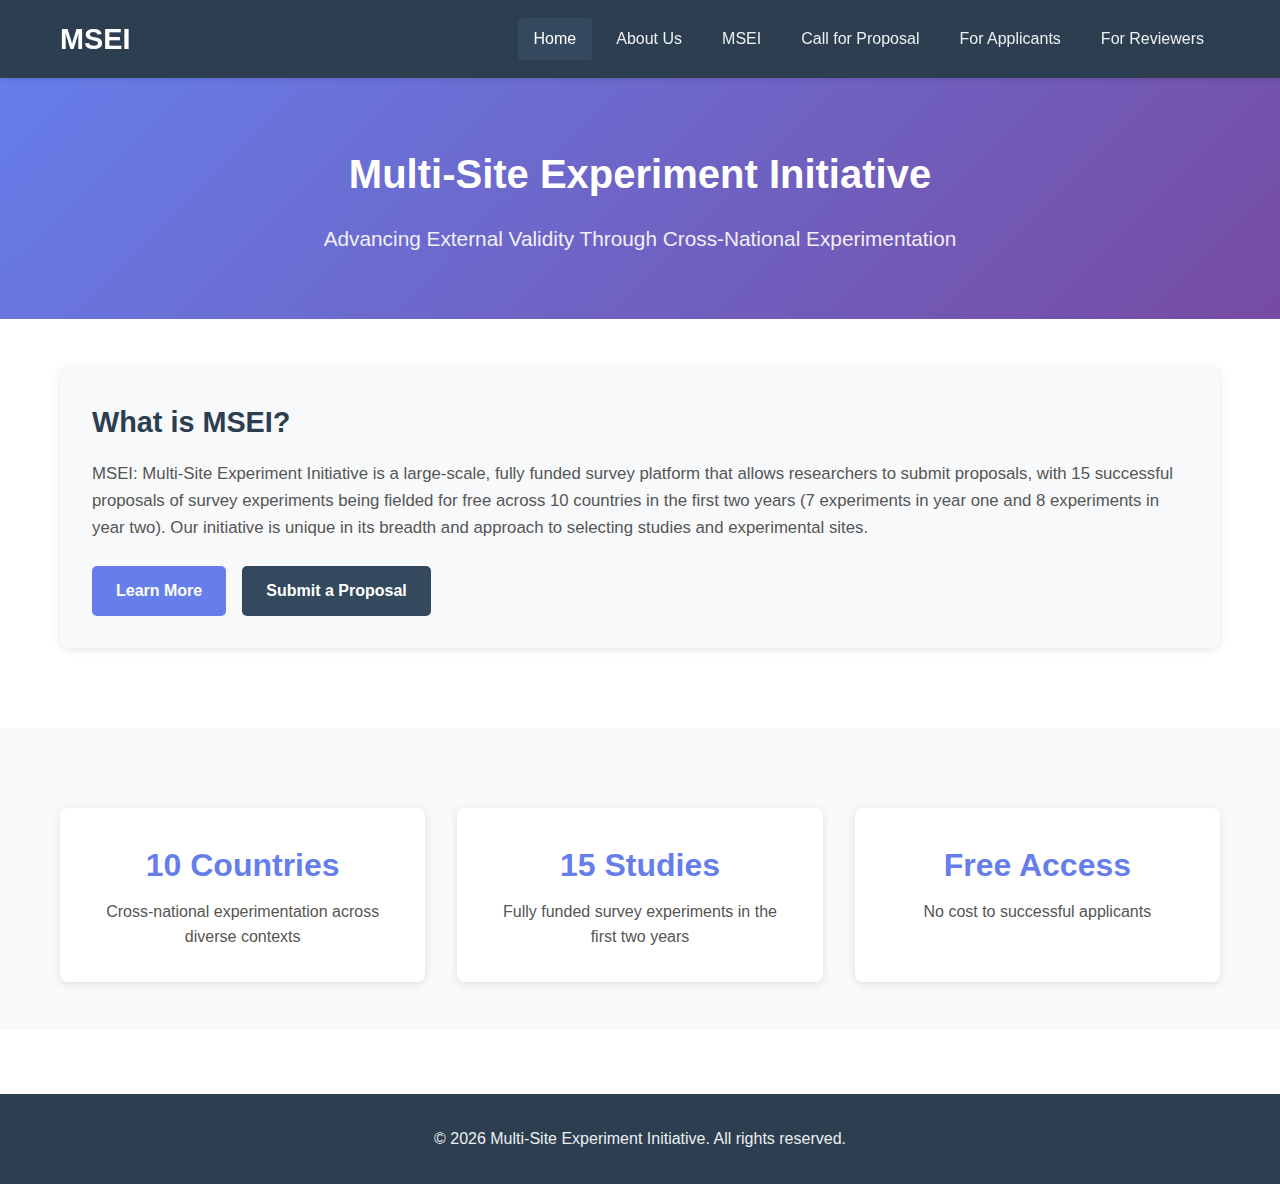
<file: index.html>
<!DOCTYPE html>
<html lang="en">
<head>
    <meta charset="UTF-8">
    <meta name="viewport" content="width=device-width, initial-scale=1.0">
    <title>MSEI - Multi-Site Experiment Initiative</title>
    <link rel="stylesheet" href="css/style.css">
</head>
<body>
    <nav class="navbar">
        <div class="container">
            <div class="nav-brand">
                <h1>MSEI</h1>
            </div>
            <ul class="nav-menu">
                <li><a href="index.html" class="active">Home</a></li>
                <li><a href="about-us.html">About Us</a></li>
                <li><a href="msei.html">MSEI</a></li>
                <li><a href="call-for-proposal.html">Call for Proposal</a></li>
                <li><a href="for-applicants.html">For Applicants</a></li>
                <li><a href="for-reviewers.html">For Reviewers</a></li>
            </ul>
        </div>
    </nav>

    <main>
        <section class="hero">
            <div class="container">
                <h1>Multi-Site Experiment Initiative</h1>
                <p class="subtitle">Advancing External Validity Through Cross-National Experimentation</p>
            </div>
        </section>

        <section class="content-section">
            <div class="container">
                <div class="description-box">
                    <h2>What is MSEI?</h2>
                    <p>MSEI: Multi-Site Experiment Initiative is a large-scale, fully funded survey platform that allows researchers to submit proposals, with 15 successful proposals of survey experiments being fielded for free across 10 countries in the first two years (7 experiments in year one and 8 experiments in year two). Our initiative is unique in its breadth and approach to selecting studies and experimental sites.</p>
                    <div class="cta-buttons">
                        <a href="msei.html" class="btn btn-primary">Learn More</a>
                        <a href="call-for-proposal.html" class="btn btn-secondary">Submit a Proposal</a>
                    </div>
                </div>
            </div>
        </section>

        <section class="highlights">
            <div class="container">
                <div class="highlight-grid">
                    <div class="highlight-item">
                        <h3>10 Countries</h3>
                        <p>Cross-national experimentation across diverse contexts</p>
                    </div>
                    <div class="highlight-item">
                        <h3>15 Studies</h3>
                        <p>Fully funded survey experiments in the first two years</p>
                    </div>
                    <div class="highlight-item">
                        <h3>Free Access</h3>
                        <p>No cost to successful applicants</p>
                    </div>
                </div>
            </div>
        </section>
    </main>

    <footer>
        <div class="container">
            <p>&copy; 2026 Multi-Site Experiment Initiative. All rights reserved.</p>
        </div>
    </footer>
</body>
</html>
</file>
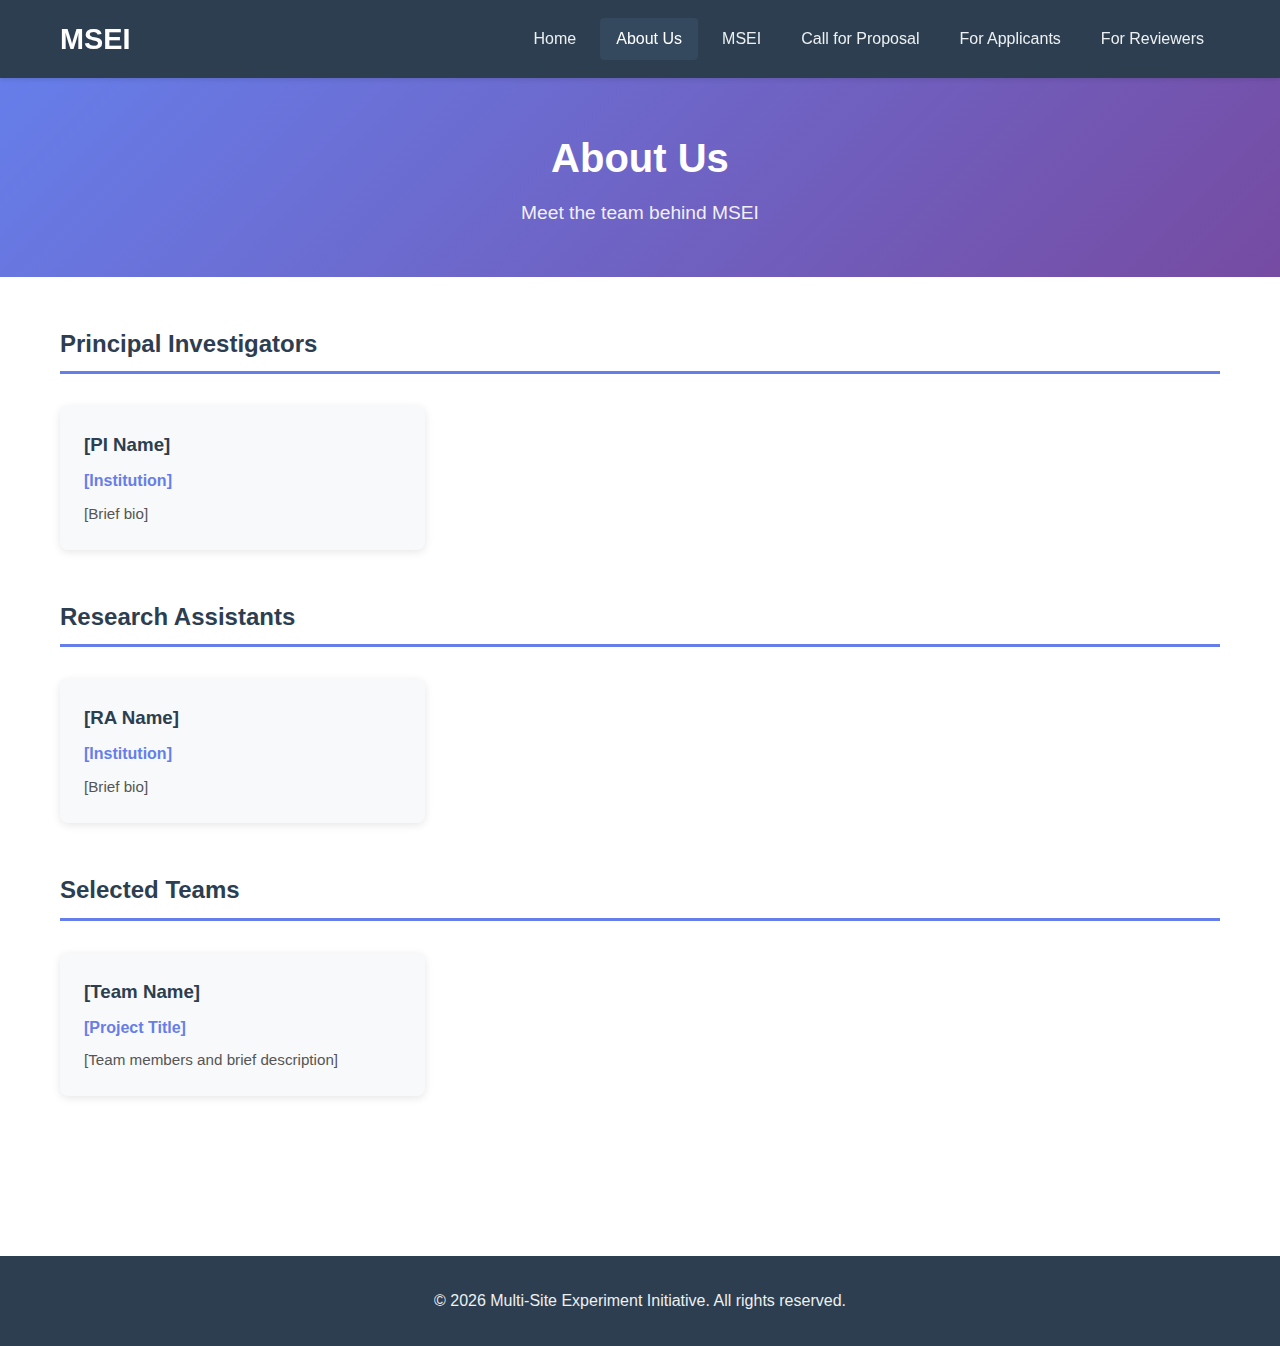
<file: about-us.html>
<!DOCTYPE html>
<html lang="en">
<head>
    <meta charset="UTF-8">
    <meta name="viewport" content="width=device-width, initial-scale=1.0">
    <title>About Us - MSEI</title>
    <link rel="stylesheet" href="css/style.css">
</head>
<body>
    <nav class="navbar">
        <div class="container">
            <div class="nav-brand">
                <h1>MSEI</h1>
            </div>
            <ul class="nav-menu">
                <li><a href="index.html">Home</a></li>
                <li><a href="about-us.html" class="active">About Us</a></li>
                <li><a href="msei.html">MSEI</a></li>
                <li><a href="call-for-proposal.html">Call for Proposal</a></li>
                <li><a href="for-applicants.html">For Applicants</a></li>
                <li><a href="for-reviewers.html">For Reviewers</a></li>
            </ul>
        </div>
    </nav>

    <main>
        <section class="page-header">
            <div class="container">
                <h1>About Us</h1>
                <p>Meet the team behind MSEI</p>
            </div>
        </section>

        <section class="content-section">
            <div class="container">
                <div class="team-section">
                    <h2>Principal Investigators</h2>
                    <div class="team-grid">
                        <!-- Add PI members here -->
                        <div class="team-member">
                            <div class="member-info">
                                <h3>[PI Name]</h3>
                                <p class="member-title">[Institution]</p>
                                <p class="member-bio">[Brief bio]</p>
                            </div>
                        </div>
                        <!-- Add more PI members as needed -->
                    </div>
                </div>

                <div class="team-section">
                    <h2>Research Assistants</h2>
                    <div class="team-grid">
                        <!-- Add RA members here -->
                        <div class="team-member">
                            <div class="member-info">
                                <h3>[RA Name]</h3>
                                <p class="member-title">[Institution]</p>
                                <p class="member-bio">[Brief bio]</p>
                            </div>
                        </div>
                        <!-- Add more RA members as needed -->
                    </div>
                </div>

                <div class="team-section">
                    <h2>Selected Teams</h2>
                    <div class="team-grid">
                        <!-- Add selected teams here -->
                        <div class="team-member">
                            <div class="member-info">
                                <h3>[Team Name]</h3>
                                <p class="member-title">[Project Title]</p>
                                <p class="member-bio">[Team members and brief description]</p>
                            </div>
                        </div>
                        <!-- Add more selected teams as needed -->
                    </div>
                </div>
            </div>
        </section>
    </main>

    <footer>
        <div class="container">
            <p>&copy; 2026 Multi-Site Experiment Initiative. All rights reserved.</p>
        </div>
    </footer>
</body>
</html>
</file>
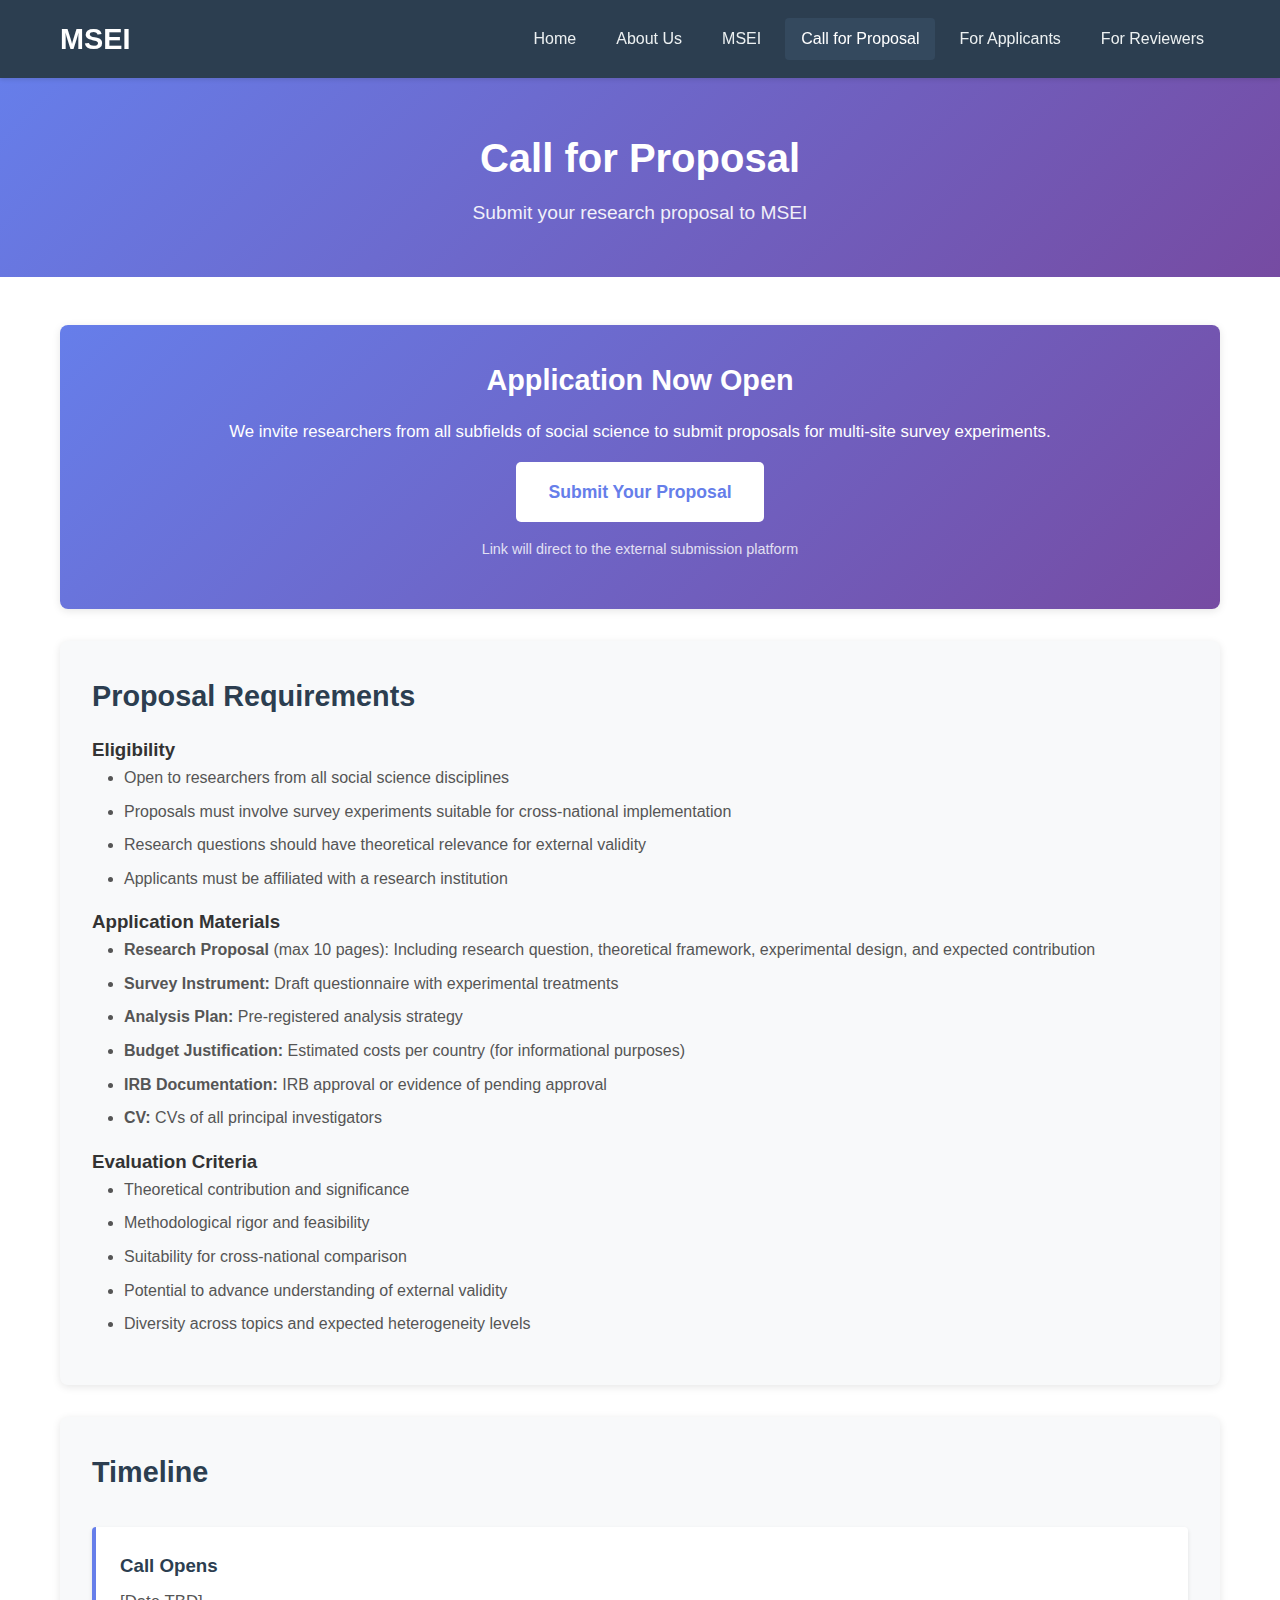
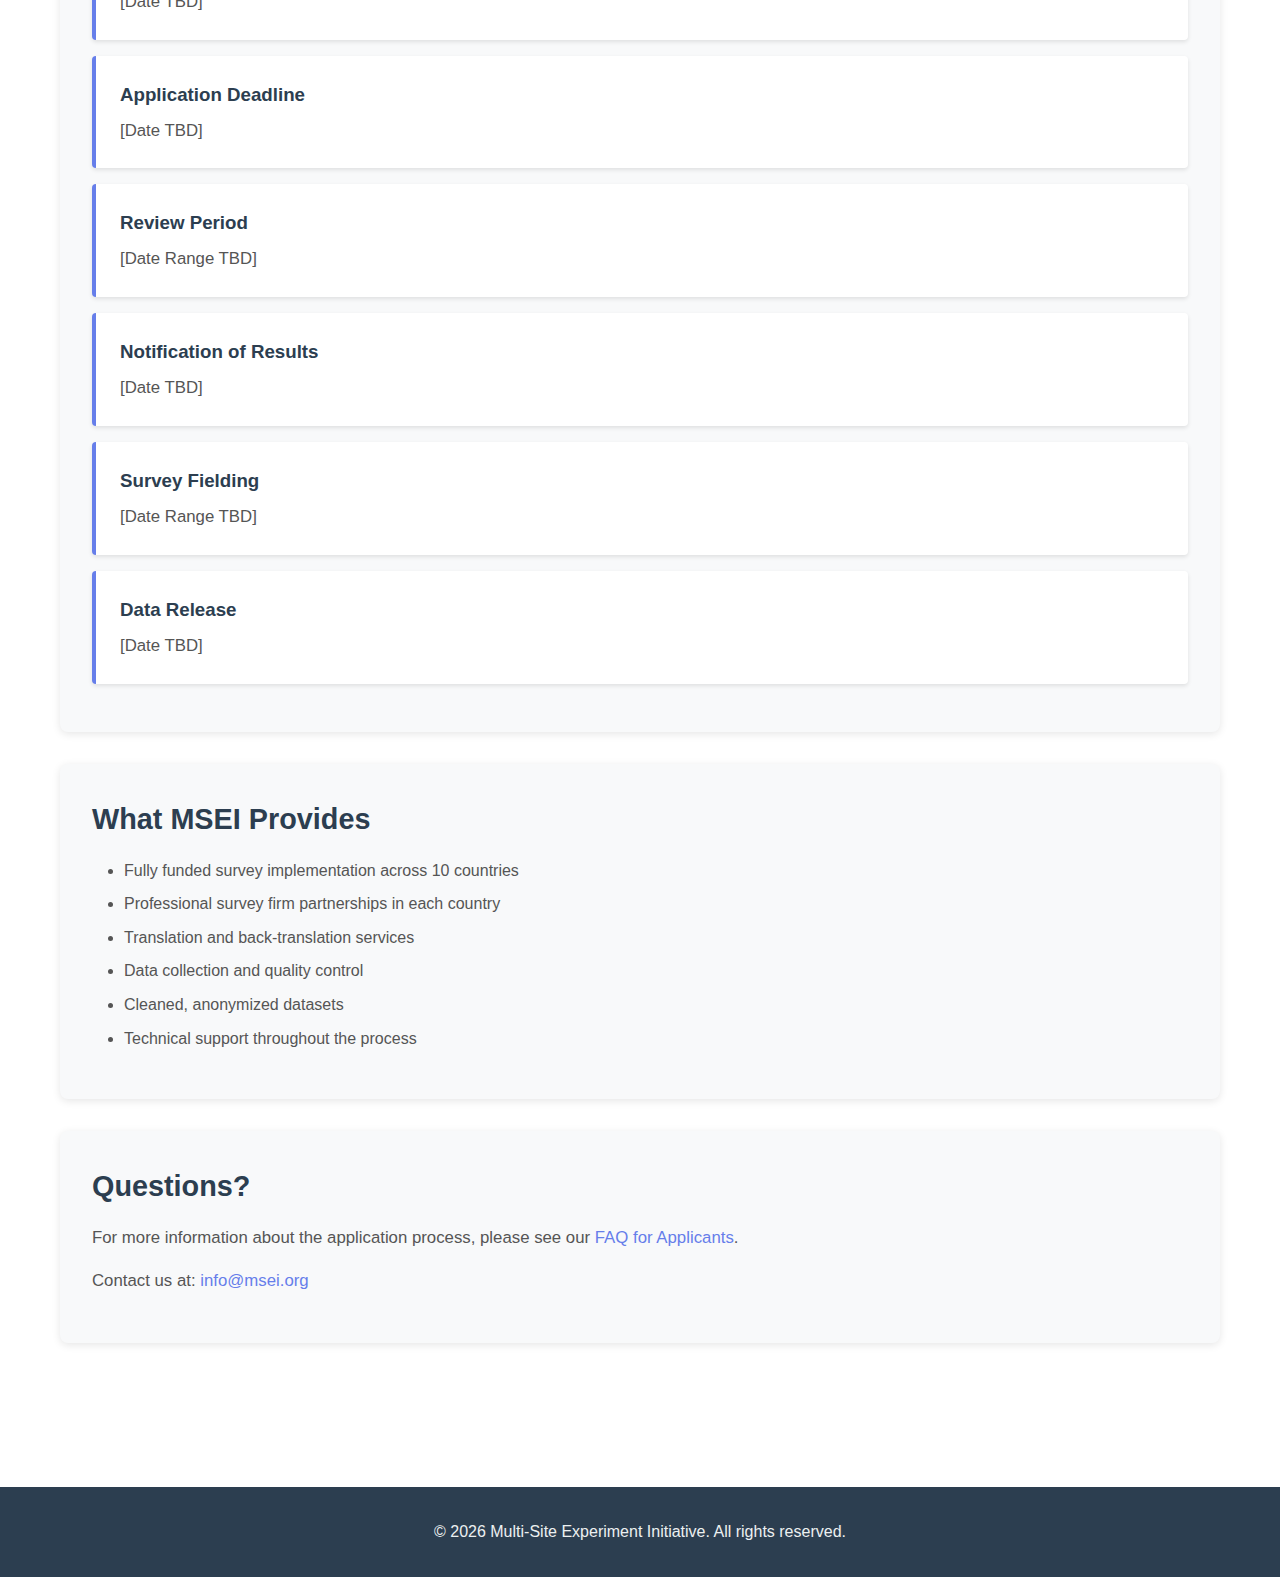
<file: call-for-proposal.html>
<!DOCTYPE html>
<html lang="en">
<head>
    <meta charset="UTF-8">
    <meta name="viewport" content="width=device-width, initial-scale=1.0">
    <title>Call for Proposal - MSEI</title>
    <link rel="stylesheet" href="css/style.css">
</head>
<body>
    <nav class="navbar">
        <div class="container">
            <div class="nav-brand">
                <h1>MSEI</h1>
            </div>
            <ul class="nav-menu">
                <li><a href="index.html">Home</a></li>
                <li><a href="about-us.html">About Us</a></li>
                <li><a href="msei.html">MSEI</a></li>
                <li><a href="call-for-proposal.html" class="active">Call for Proposal</a></li>
                <li><a href="for-applicants.html">For Applicants</a></li>
                <li><a href="for-reviewers.html">For Reviewers</a></li>
            </ul>
        </div>
    </nav>

    <main>
        <section class="page-header">
            <div class="container">
                <h1>Call for Proposal</h1>
                <p>Submit your research proposal to MSEI</p>
            </div>
        </section>

        <section class="content-section">
            <div class="container">
                <div class="content-box highlight-box">
                    <h2>Application Now Open</h2>
                    <p>We invite researchers from all subfields of social science to submit proposals for multi-site survey experiments.</p>
                    <a href="#" class="btn btn-primary btn-large">Submit Your Proposal</a>
                    <p class="note">Link will direct to the external submission platform</p>
                </div>

                <div class="content-box">
                    <h2>Proposal Requirements</h2>
                    <h3>Eligibility</h3>
                    <ul>
                        <li>Open to researchers from all social science disciplines</li>
                        <li>Proposals must involve survey experiments suitable for cross-national implementation</li>
                        <li>Research questions should have theoretical relevance for external validity</li>
                        <li>Applicants must be affiliated with a research institution</li>
                    </ul>

                    <h3>Application Materials</h3>
                    <ul>
                        <li><strong>Research Proposal</strong> (max 10 pages): Including research question, theoretical framework, experimental design, and expected contribution</li>
                        <li><strong>Survey Instrument:</strong> Draft questionnaire with experimental treatments</li>
                        <li><strong>Analysis Plan:</strong> Pre-registered analysis strategy</li>
                        <li><strong>Budget Justification:</strong> Estimated costs per country (for informational purposes)</li>
                        <li><strong>IRB Documentation:</strong> IRB approval or evidence of pending approval</li>
                        <li><strong>CV:</strong> CVs of all principal investigators</li>
                    </ul>

                    <h3>Evaluation Criteria</h3>
                    <ul>
                        <li>Theoretical contribution and significance</li>
                        <li>Methodological rigor and feasibility</li>
                        <li>Suitability for cross-national comparison</li>
                        <li>Potential to advance understanding of external validity</li>
                        <li>Diversity across topics and expected heterogeneity levels</li>
                    </ul>
                </div>

                <div class="content-box">
                    <h2>Timeline</h2>
                    <div class="timeline">
                        <div class="timeline-item">
                            <h3>Call Opens</h3>
                            <p>[Date TBD]</p>
                        </div>
                        <div class="timeline-item">
                            <h3>Application Deadline</h3>
                            <p>[Date TBD]</p>
                        </div>
                        <div class="timeline-item">
                            <h3>Review Period</h3>
                            <p>[Date Range TBD]</p>
                        </div>
                        <div class="timeline-item">
                            <h3>Notification of Results</h3>
                            <p>[Date TBD]</p>
                        </div>
                        <div class="timeline-item">
                            <h3>Survey Fielding</h3>
                            <p>[Date Range TBD]</p>
                        </div>
                        <div class="timeline-item">
                            <h3>Data Release</h3>
                            <p>[Date TBD]</p>
                        </div>
                    </div>
                </div>

                <div class="content-box">
                    <h2>What MSEI Provides</h2>
                    <ul>
                        <li>Fully funded survey implementation across 10 countries</li>
                        <li>Professional survey firm partnerships in each country</li>
                        <li>Translation and back-translation services</li>
                        <li>Data collection and quality control</li>
                        <li>Cleaned, anonymized datasets</li>
                        <li>Technical support throughout the process</li>
                    </ul>
                </div>

                <div class="content-box">
                    <h2>Questions?</h2>
                    <p>For more information about the application process, please see our <a href="for-applicants.html">FAQ for Applicants</a>.</p>
                    <p>Contact us at: <a href="mailto:info@msei.org">info@msei.org</a></p>
                </div>
            </div>
        </section>
    </main>

    <footer>
        <div class="container">
            <p>&copy; 2026 Multi-Site Experiment Initiative. All rights reserved.</p>
        </div>
    </footer>
</body>
</html>
</file>
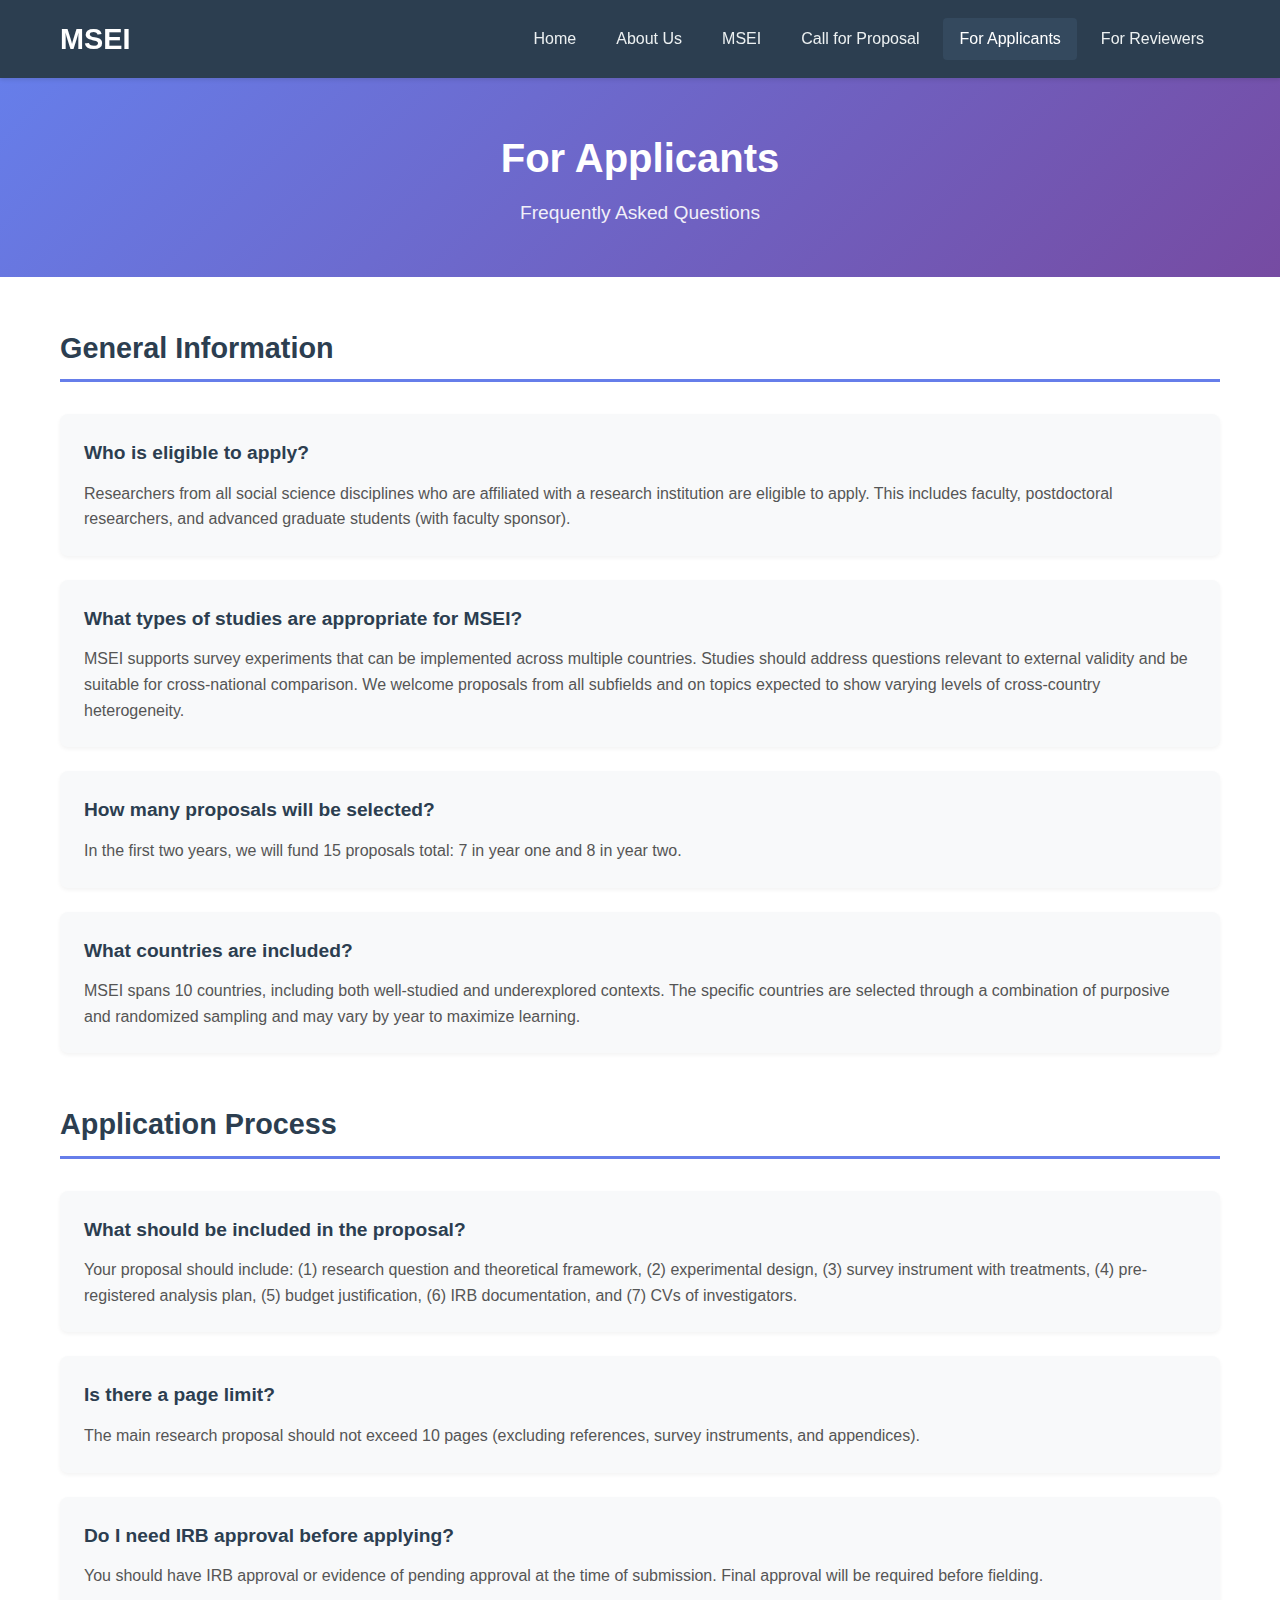
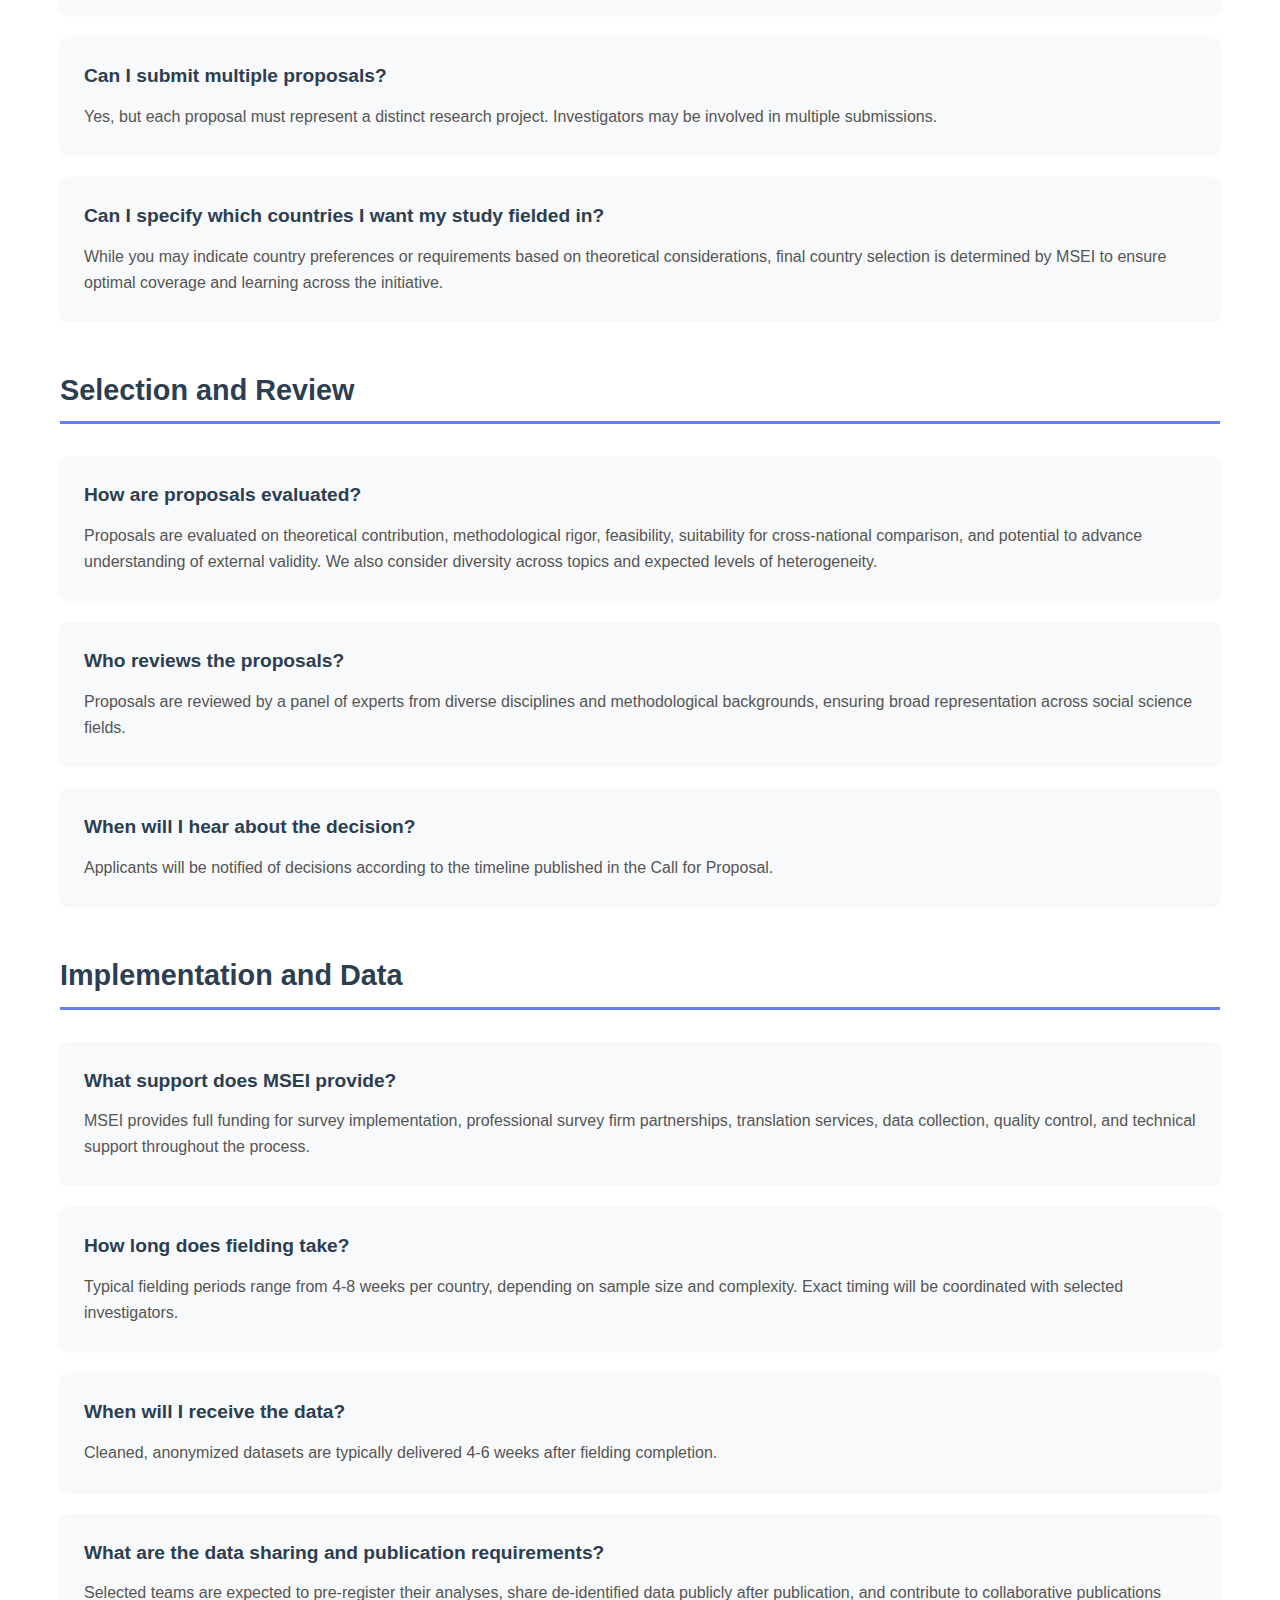
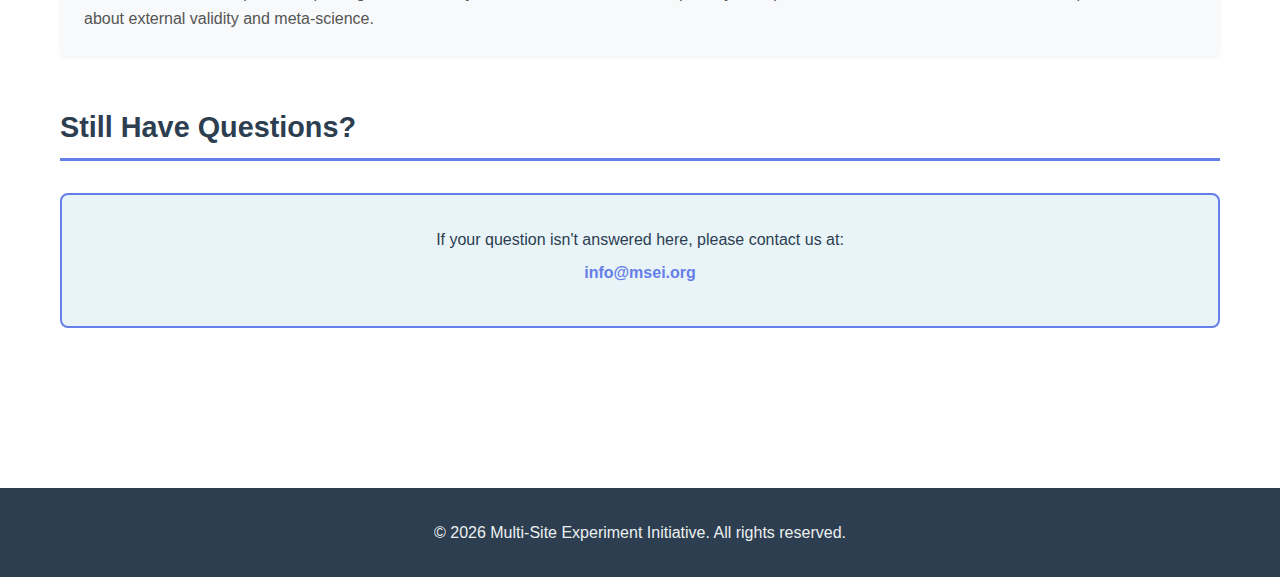
<file: for-applicants.html>
<!DOCTYPE html>
<html lang="en">
<head>
    <meta charset="UTF-8">
    <meta name="viewport" content="width=device-width, initial-scale=1.0">
    <title>For Applicants - MSEI</title>
    <link rel="stylesheet" href="css/style.css">
</head>
<body>
    <nav class="navbar">
        <div class="container">
            <div class="nav-brand">
                <h1>MSEI</h1>
            </div>
            <ul class="nav-menu">
                <li><a href="index.html">Home</a></li>
                <li><a href="about-us.html">About Us</a></li>
                <li><a href="msei.html">MSEI</a></li>
                <li><a href="call-for-proposal.html">Call for Proposal</a></li>
                <li><a href="for-applicants.html" class="active">For Applicants</a></li>
                <li><a href="for-reviewers.html">For Reviewers</a></li>
            </ul>
        </div>
    </nav>

    <main>
        <section class="page-header">
            <div class="container">
                <h1>For Applicants</h1>
                <p>Frequently Asked Questions</p>
            </div>
        </section>

        <section class="content-section">
            <div class="container">
                <div class="faq-section">
                    <h2>General Information</h2>

                    <div class="faq-item">
                        <h3>Who is eligible to apply?</h3>
                        <p>Researchers from all social science disciplines who are affiliated with a research institution are eligible to apply. This includes faculty, postdoctoral researchers, and advanced graduate students (with faculty sponsor).</p>
                    </div>

                    <div class="faq-item">
                        <h3>What types of studies are appropriate for MSEI?</h3>
                        <p>MSEI supports survey experiments that can be implemented across multiple countries. Studies should address questions relevant to external validity and be suitable for cross-national comparison. We welcome proposals from all subfields and on topics expected to show varying levels of cross-country heterogeneity.</p>
                    </div>

                    <div class="faq-item">
                        <h3>How many proposals will be selected?</h3>
                        <p>In the first two years, we will fund 15 proposals total: 7 in year one and 8 in year two.</p>
                    </div>

                    <div class="faq-item">
                        <h3>What countries are included?</h3>
                        <p>MSEI spans 10 countries, including both well-studied and underexplored contexts. The specific countries are selected through a combination of purposive and randomized sampling and may vary by year to maximize learning.</p>
                    </div>
                </div>

                <div class="faq-section">
                    <h2>Application Process</h2>

                    <div class="faq-item">
                        <h3>What should be included in the proposal?</h3>
                        <p>Your proposal should include: (1) research question and theoretical framework, (2) experimental design, (3) survey instrument with treatments, (4) pre-registered analysis plan, (5) budget justification, (6) IRB documentation, and (7) CVs of investigators.</p>
                    </div>

                    <div class="faq-item">
                        <h3>Is there a page limit?</h3>
                        <p>The main research proposal should not exceed 10 pages (excluding references, survey instruments, and appendices).</p>
                    </div>

                    <div class="faq-item">
                        <h3>Do I need IRB approval before applying?</h3>
                        <p>You should have IRB approval or evidence of pending approval at the time of submission. Final approval will be required before fielding.</p>
                    </div>

                    <div class="faq-item">
                        <h3>Can I submit multiple proposals?</h3>
                        <p>Yes, but each proposal must represent a distinct research project. Investigators may be involved in multiple submissions.</p>
                    </div>

                    <div class="faq-item">
                        <h3>Can I specify which countries I want my study fielded in?</h3>
                        <p>While you may indicate country preferences or requirements based on theoretical considerations, final country selection is determined by MSEI to ensure optimal coverage and learning across the initiative.</p>
                    </div>
                </div>

                <div class="faq-section">
                    <h2>Selection and Review</h2>

                    <div class="faq-item">
                        <h3>How are proposals evaluated?</h3>
                        <p>Proposals are evaluated on theoretical contribution, methodological rigor, feasibility, suitability for cross-national comparison, and potential to advance understanding of external validity. We also consider diversity across topics and expected levels of heterogeneity.</p>
                    </div>

                    <div class="faq-item">
                        <h3>Who reviews the proposals?</h3>
                        <p>Proposals are reviewed by a panel of experts from diverse disciplines and methodological backgrounds, ensuring broad representation across social science fields.</p>
                    </div>

                    <div class="faq-item">
                        <h3>When will I hear about the decision?</h3>
                        <p>Applicants will be notified of decisions according to the timeline published in the Call for Proposal.</p>
                    </div>
                </div>

                <div class="faq-section">
                    <h2>Implementation and Data</h2>

                    <div class="faq-item">
                        <h3>What support does MSEI provide?</h3>
                        <p>MSEI provides full funding for survey implementation, professional survey firm partnerships, translation services, data collection, quality control, and technical support throughout the process.</p>
                    </div>

                    <div class="faq-item">
                        <h3>How long does fielding take?</h3>
                        <p>Typical fielding periods range from 4-8 weeks per country, depending on sample size and complexity. Exact timing will be coordinated with selected investigators.</p>
                    </div>

                    <div class="faq-item">
                        <h3>When will I receive the data?</h3>
                        <p>Cleaned, anonymized datasets are typically delivered 4-6 weeks after fielding completion.</p>
                    </div>

                    <div class="faq-item">
                        <h3>What are the data sharing and publication requirements?</h3>
                        <p>Selected teams are expected to pre-register their analyses, share de-identified data publicly after publication, and contribute to collaborative publications about external validity and meta-science.</p>
                    </div>
                </div>

                <div class="faq-section">
                    <h2>Still Have Questions?</h2>
                    <div class="contact-box">
                        <p>If your question isn't answered here, please contact us at:</p>
                        <p><a href="mailto:info@msei.org">info@msei.org</a></p>
                    </div>
                </div>
            </div>
        </section>
    </main>

    <footer>
        <div class="container">
            <p>&copy; 2026 Multi-Site Experiment Initiative. All rights reserved.</p>
        </div>
    </footer>
</body>
</html>
</file>
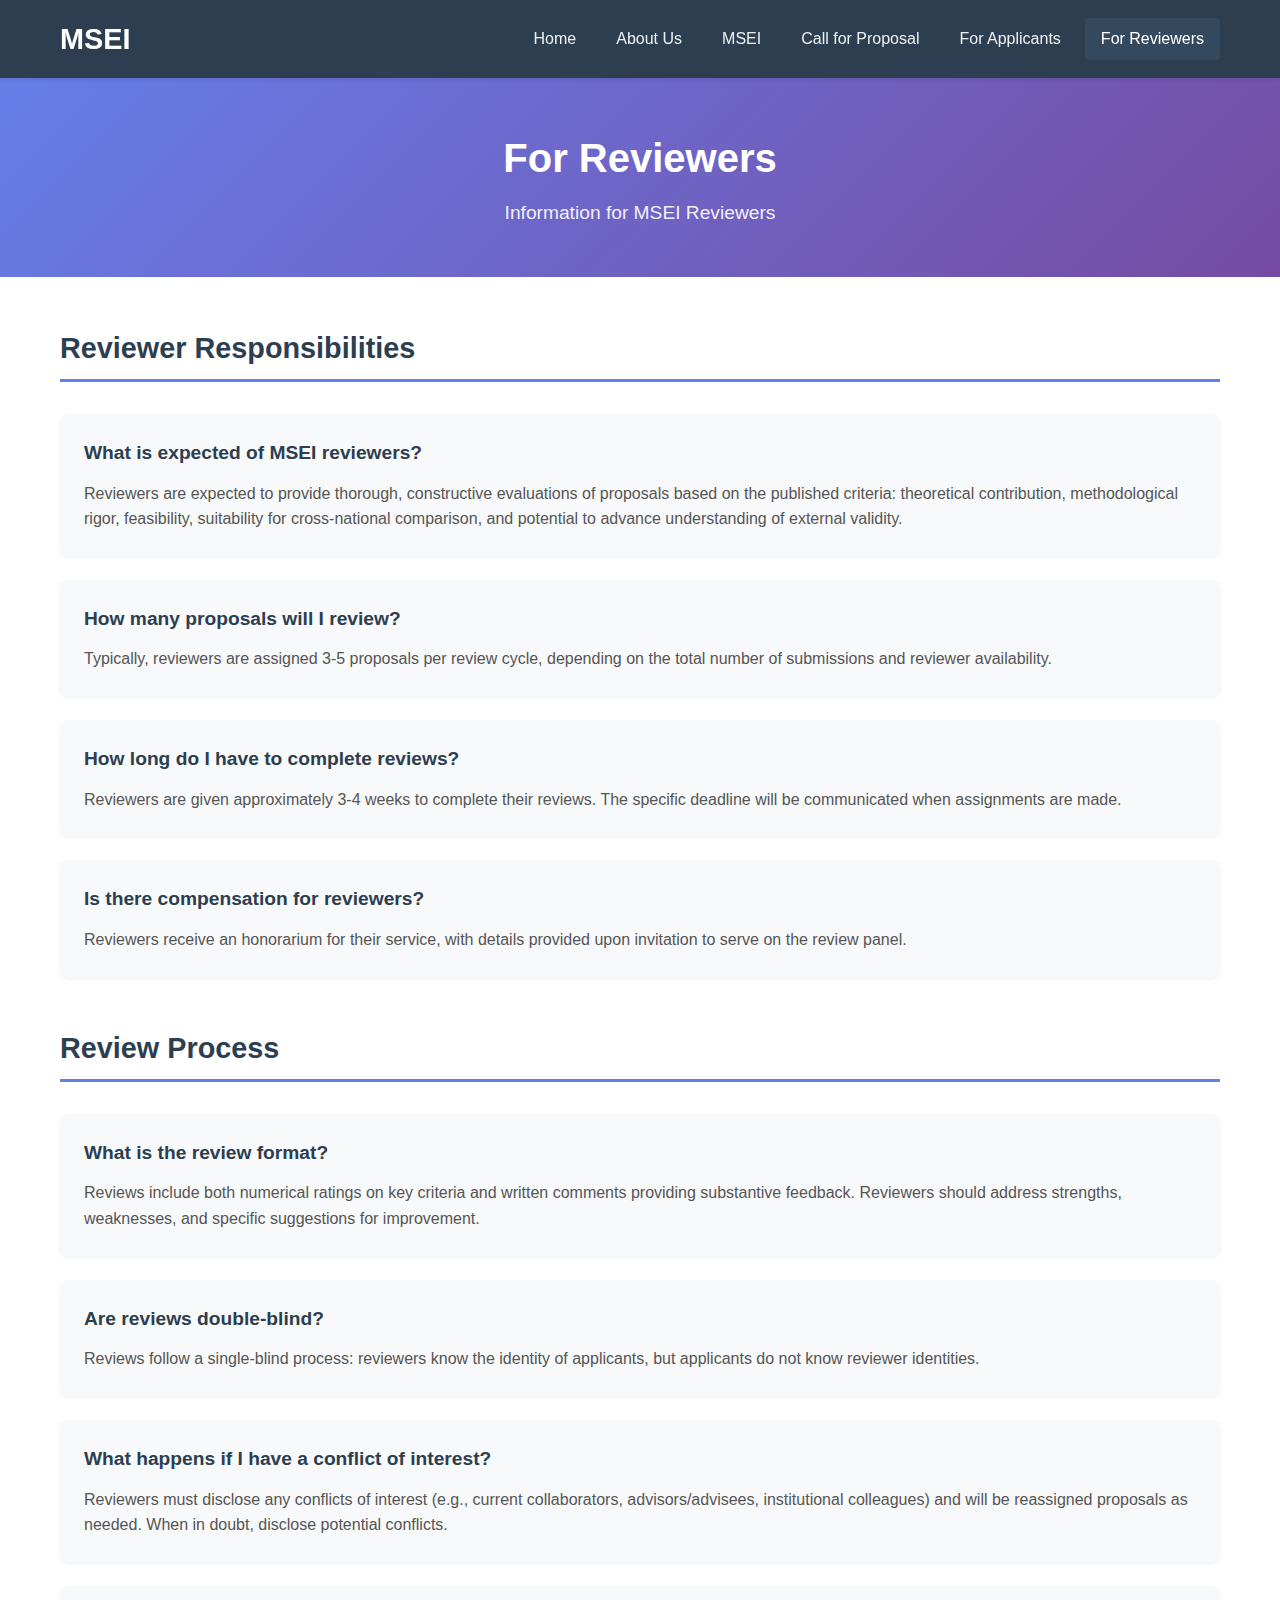
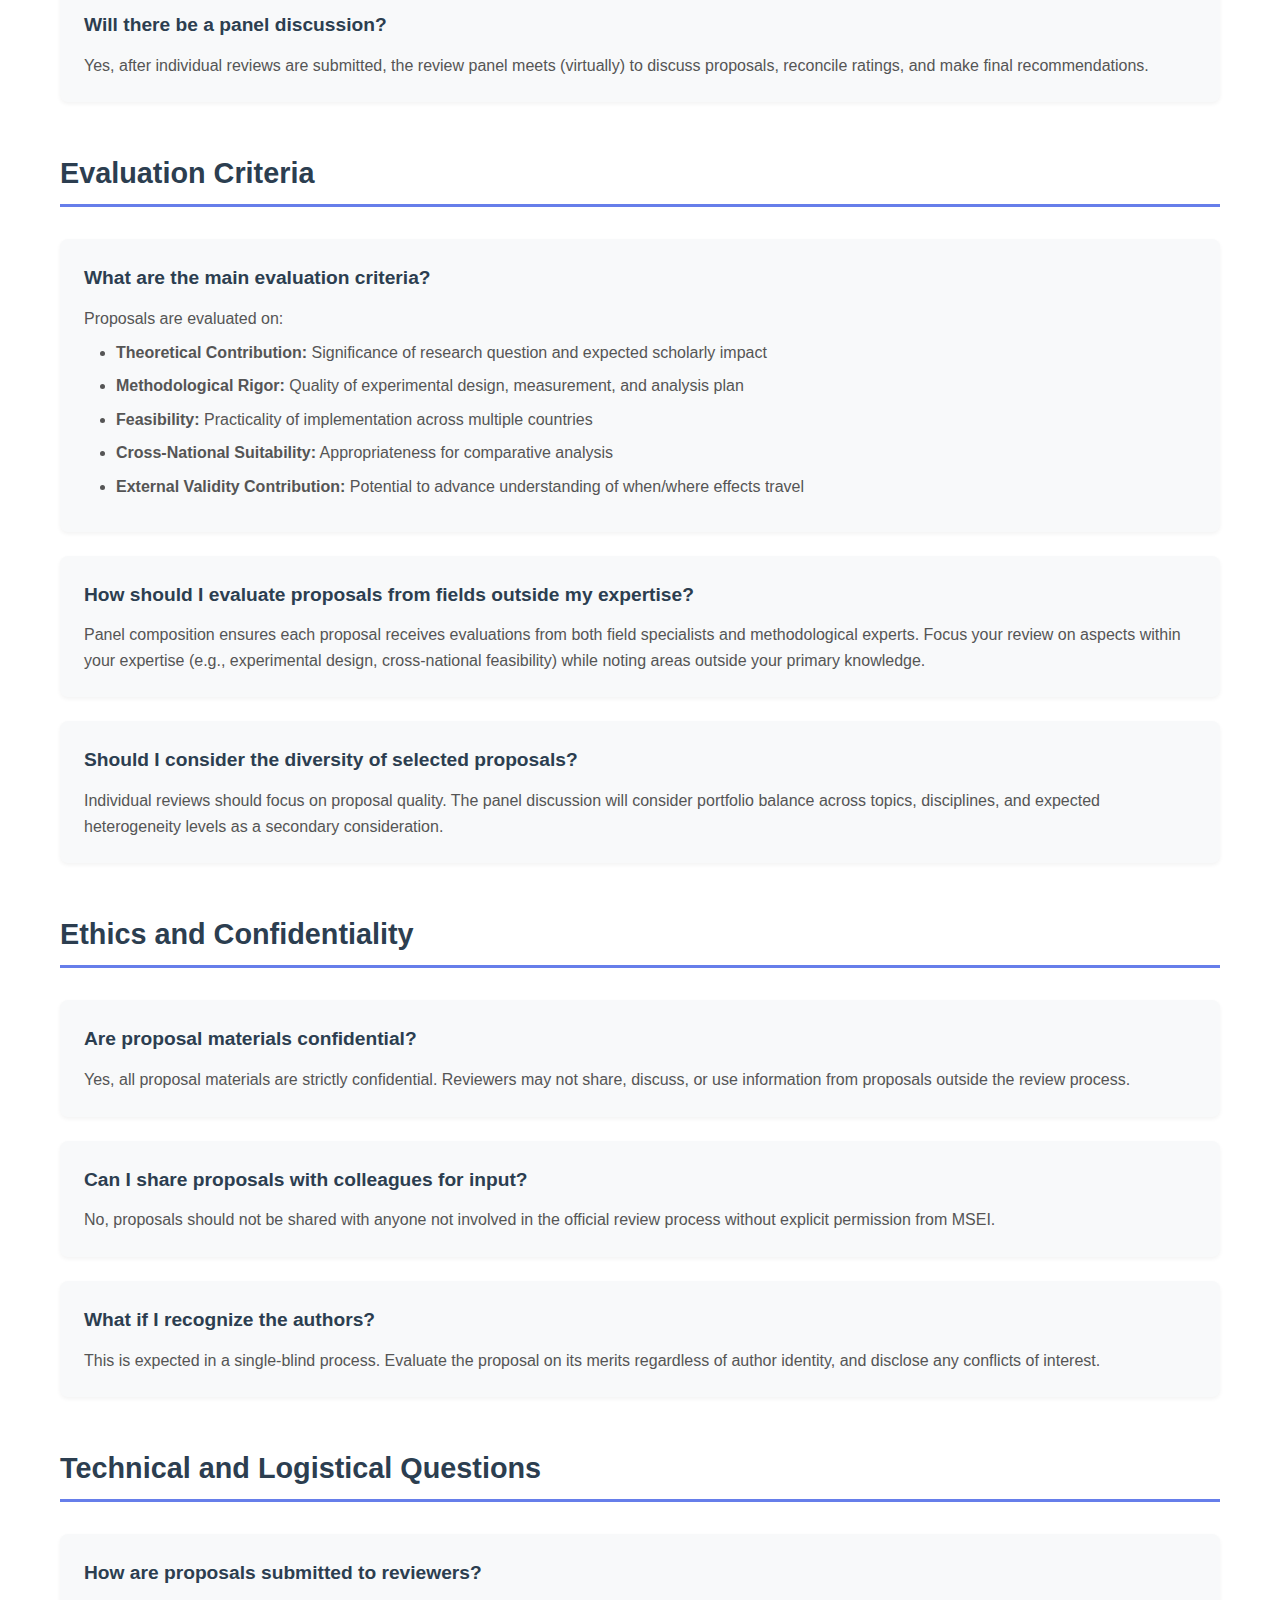
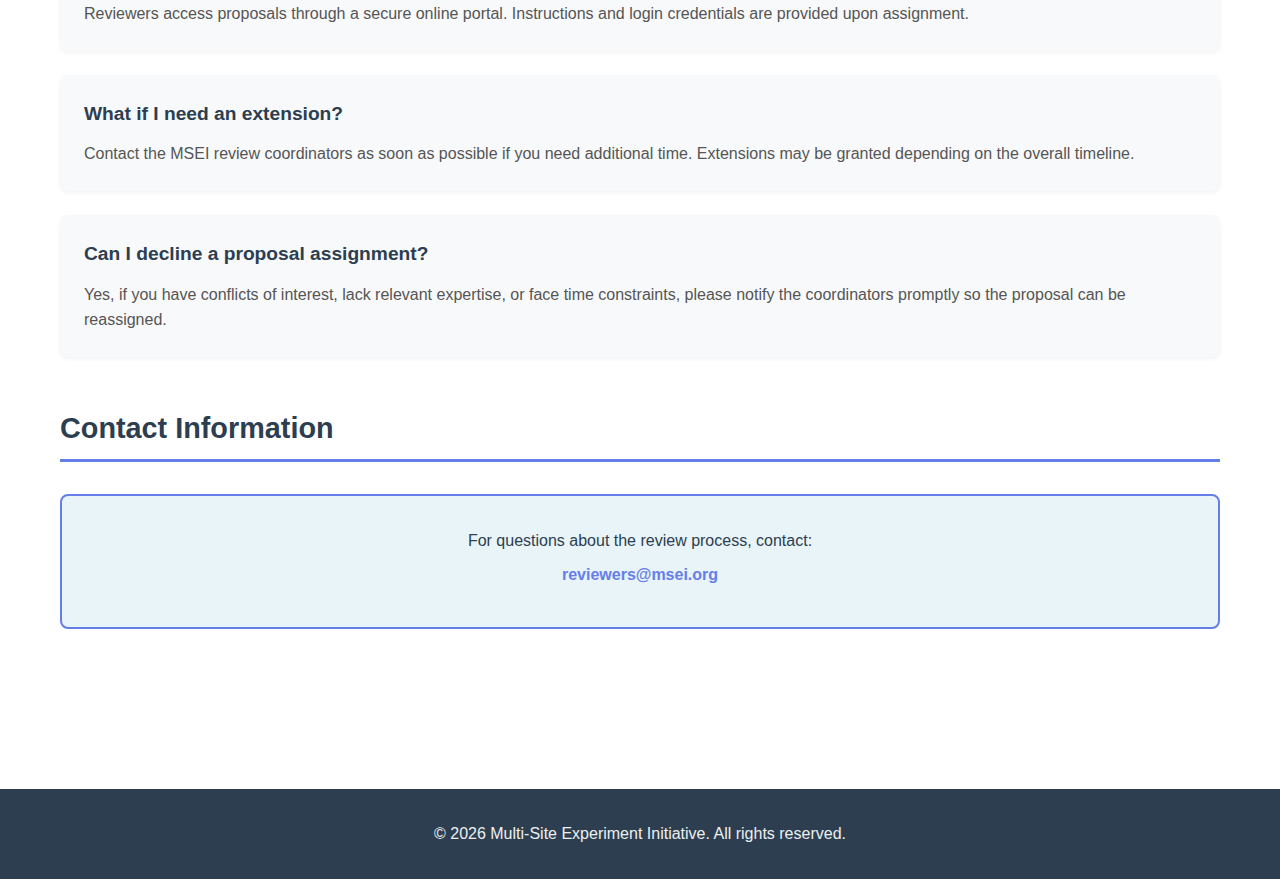
<file: for-reviewers.html>
<!DOCTYPE html>
<html lang="en">
<head>
    <meta charset="UTF-8">
    <meta name="viewport" content="width=device-width, initial-scale=1.0">
    <title>For Reviewers - MSEI</title>
    <link rel="stylesheet" href="css/style.css">
</head>
<body>
    <nav class="navbar">
        <div class="container">
            <div class="nav-brand">
                <h1>MSEI</h1>
            </div>
            <ul class="nav-menu">
                <li><a href="index.html">Home</a></li>
                <li><a href="about-us.html">About Us</a></li>
                <li><a href="msei.html">MSEI</a></li>
                <li><a href="call-for-proposal.html">Call for Proposal</a></li>
                <li><a href="for-applicants.html">For Applicants</a></li>
                <li><a href="for-reviewers.html" class="active">For Reviewers</a></li>
            </ul>
        </div>
    </nav>

    <main>
        <section class="page-header">
            <div class="container">
                <h1>For Reviewers</h1>
                <p>Information for MSEI Reviewers</p>
            </div>
        </section>

        <section class="content-section">
            <div class="container">
                <div class="faq-section">
                    <h2>Reviewer Responsibilities</h2>

                    <div class="faq-item">
                        <h3>What is expected of MSEI reviewers?</h3>
                        <p>Reviewers are expected to provide thorough, constructive evaluations of proposals based on the published criteria: theoretical contribution, methodological rigor, feasibility, suitability for cross-national comparison, and potential to advance understanding of external validity.</p>
                    </div>

                    <div class="faq-item">
                        <h3>How many proposals will I review?</h3>
                        <p>Typically, reviewers are assigned 3-5 proposals per review cycle, depending on the total number of submissions and reviewer availability.</p>
                    </div>

                    <div class="faq-item">
                        <h3>How long do I have to complete reviews?</h3>
                        <p>Reviewers are given approximately 3-4 weeks to complete their reviews. The specific deadline will be communicated when assignments are made.</p>
                    </div>

                    <div class="faq-item">
                        <h3>Is there compensation for reviewers?</h3>
                        <p>Reviewers receive an honorarium for their service, with details provided upon invitation to serve on the review panel.</p>
                    </div>
                </div>

                <div class="faq-section">
                    <h2>Review Process</h2>

                    <div class="faq-item">
                        <h3>What is the review format?</h3>
                        <p>Reviews include both numerical ratings on key criteria and written comments providing substantive feedback. Reviewers should address strengths, weaknesses, and specific suggestions for improvement.</p>
                    </div>

                    <div class="faq-item">
                        <h3>Are reviews double-blind?</h3>
                        <p>Reviews follow a single-blind process: reviewers know the identity of applicants, but applicants do not know reviewer identities.</p>
                    </div>

                    <div class="faq-item">
                        <h3>What happens if I have a conflict of interest?</h3>
                        <p>Reviewers must disclose any conflicts of interest (e.g., current collaborators, advisors/advisees, institutional colleagues) and will be reassigned proposals as needed. When in doubt, disclose potential conflicts.</p>
                    </div>

                    <div class="faq-item">
                        <h3>Will there be a panel discussion?</h3>
                        <p>Yes, after individual reviews are submitted, the review panel meets (virtually) to discuss proposals, reconcile ratings, and make final recommendations.</p>
                    </div>
                </div>

                <div class="faq-section">
                    <h2>Evaluation Criteria</h2>

                    <div class="faq-item">
                        <h3>What are the main evaluation criteria?</h3>
                        <p>Proposals are evaluated on:
                            <ul>
                                <li><strong>Theoretical Contribution:</strong> Significance of research question and expected scholarly impact</li>
                                <li><strong>Methodological Rigor:</strong> Quality of experimental design, measurement, and analysis plan</li>
                                <li><strong>Feasibility:</strong> Practicality of implementation across multiple countries</li>
                                <li><strong>Cross-National Suitability:</strong> Appropriateness for comparative analysis</li>
                                <li><strong>External Validity Contribution:</strong> Potential to advance understanding of when/where effects travel</li>
                            </ul>
                        </p>
                    </div>

                    <div class="faq-item">
                        <h3>How should I evaluate proposals from fields outside my expertise?</h3>
                        <p>Panel composition ensures each proposal receives evaluations from both field specialists and methodological experts. Focus your review on aspects within your expertise (e.g., experimental design, cross-national feasibility) while noting areas outside your primary knowledge.</p>
                    </div>

                    <div class="faq-item">
                        <h3>Should I consider the diversity of selected proposals?</h3>
                        <p>Individual reviews should focus on proposal quality. The panel discussion will consider portfolio balance across topics, disciplines, and expected heterogeneity levels as a secondary consideration.</p>
                    </div>
                </div>

                <div class="faq-section">
                    <h2>Ethics and Confidentiality</h2>

                    <div class="faq-item">
                        <h3>Are proposal materials confidential?</h3>
                        <p>Yes, all proposal materials are strictly confidential. Reviewers may not share, discuss, or use information from proposals outside the review process.</p>
                    </div>

                    <div class="faq-item">
                        <h3>Can I share proposals with colleagues for input?</h3>
                        <p>No, proposals should not be shared with anyone not involved in the official review process without explicit permission from MSEI.</p>
                    </div>

                    <div class="faq-item">
                        <h3>What if I recognize the authors?</h3>
                        <p>This is expected in a single-blind process. Evaluate the proposal on its merits regardless of author identity, and disclose any conflicts of interest.</p>
                    </div>
                </div>

                <div class="faq-section">
                    <h2>Technical and Logistical Questions</h2>

                    <div class="faq-item">
                        <h3>How are proposals submitted to reviewers?</h3>
                        <p>Reviewers access proposals through a secure online portal. Instructions and login credentials are provided upon assignment.</p>
                    </div>

                    <div class="faq-item">
                        <h3>What if I need an extension?</h3>
                        <p>Contact the MSEI review coordinators as soon as possible if you need additional time. Extensions may be granted depending on the overall timeline.</p>
                    </div>

                    <div class="faq-item">
                        <h3>Can I decline a proposal assignment?</h3>
                        <p>Yes, if you have conflicts of interest, lack relevant expertise, or face time constraints, please notify the coordinators promptly so the proposal can be reassigned.</p>
                    </div>
                </div>

                <div class="faq-section">
                    <h2>Contact Information</h2>
                    <div class="contact-box">
                        <p>For questions about the review process, contact:</p>
                        <p><a href="mailto:reviewers@msei.org">reviewers@msei.org</a></p>
                    </div>
                </div>
            </div>
        </section>
    </main>

    <footer>
        <div class="container">
            <p>&copy; 2026 Multi-Site Experiment Initiative. All rights reserved.</p>
        </div>
    </footer>
</body>
</html>
</file>
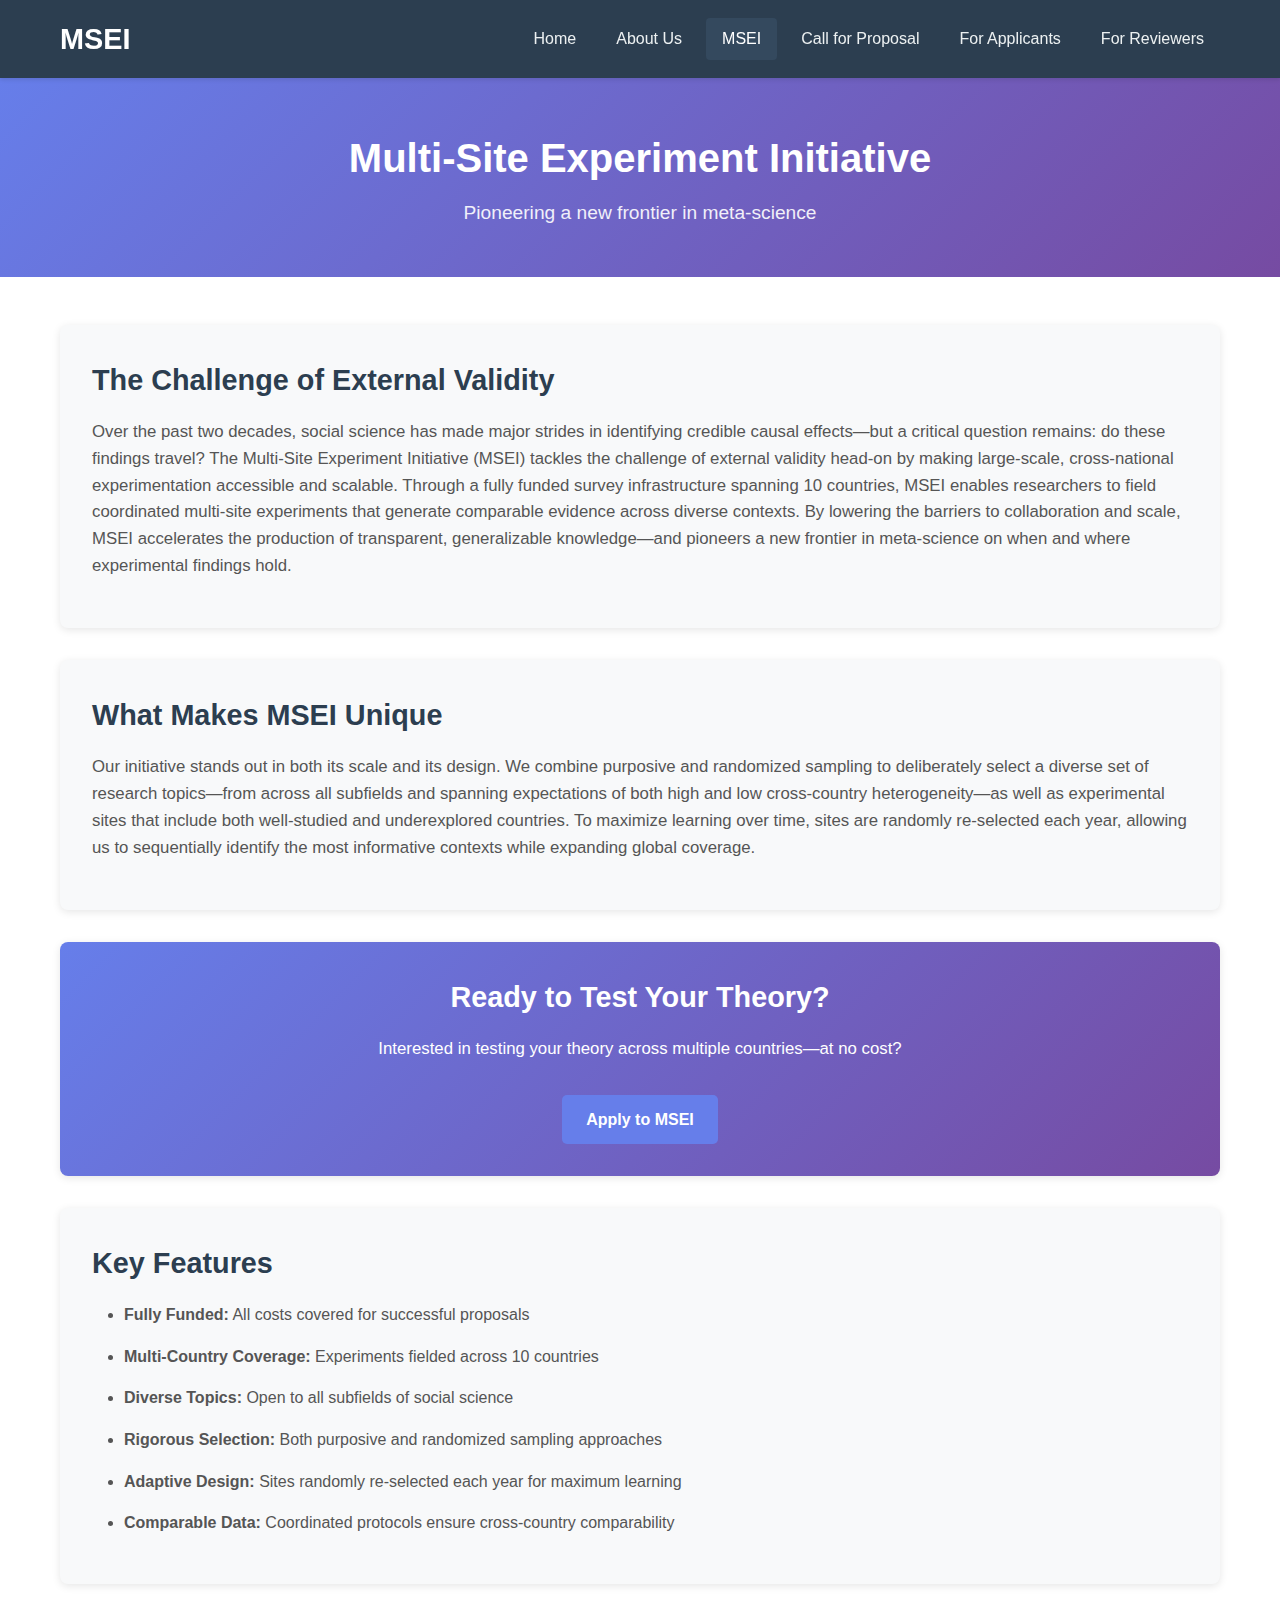
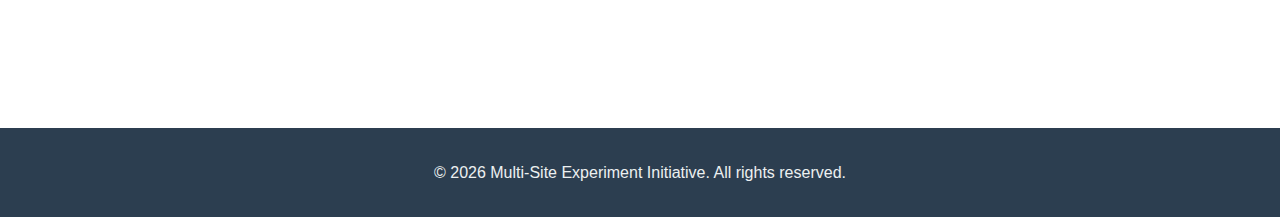
<file: msei.html>
<!DOCTYPE html>
<html lang="en">
<head>
    <meta charset="UTF-8">
    <meta name="viewport" content="width=device-width, initial-scale=1.0">
    <title>MSEI - Multi-Site Experiment Initiative</title>
    <link rel="stylesheet" href="css/style.css">
</head>
<body>
    <nav class="navbar">
        <div class="container">
            <div class="nav-brand">
                <h1>MSEI</h1>
            </div>
            <ul class="nav-menu">
                <li><a href="index.html">Home</a></li>
                <li><a href="about-us.html">About Us</a></li>
                <li><a href="msei.html" class="active">MSEI</a></li>
                <li><a href="call-for-proposal.html">Call for Proposal</a></li>
                <li><a href="for-applicants.html">For Applicants</a></li>
                <li><a href="for-reviewers.html">For Reviewers</a></li>
            </ul>
        </div>
    </nav>

    <main>
        <section class="page-header">
            <div class="container">
                <h1>Multi-Site Experiment Initiative</h1>
                <p>Pioneering a new frontier in meta-science</p>
            </div>
        </section>

        <section class="content-section">
            <div class="container">
                <div class="content-box">
                    <h2>The Challenge of External Validity</h2>
                    <p>Over the past two decades, social science has made major strides in identifying credible causal effects—but a critical question remains: do these findings travel? The Multi-Site Experiment Initiative (MSEI) tackles the challenge of external validity head-on by making large-scale, cross-national experimentation accessible and scalable. Through a fully funded survey infrastructure spanning 10 countries, MSEI enables researchers to field coordinated multi-site experiments that generate comparable evidence across diverse contexts. By lowering the barriers to collaboration and scale, MSEI accelerates the production of transparent, generalizable knowledge—and pioneers a new frontier in meta-science on when and where experimental findings hold.</p>
                </div>

                <div class="content-box">
                    <h2>What Makes MSEI Unique</h2>
                    <p>Our initiative stands out in both its scale and its design. We combine purposive and randomized sampling to deliberately select a diverse set of research topics—from across all subfields and spanning expectations of both high and low cross-country heterogeneity—as well as experimental sites that include both well-studied and underexplored countries. To maximize learning over time, sites are randomly re-selected each year, allowing us to sequentially identify the most informative contexts while expanding global coverage.</p>
                </div>

                <div class="content-box cta-box">
                    <h2>Ready to Test Your Theory?</h2>
                    <p>Interested in testing your theory across multiple countries—at no cost?</p>
                    <a href="call-for-proposal.html" class="btn btn-primary">Apply to MSEI</a>
                </div>

                <div class="content-box">
                    <h2>Key Features</h2>
                    <ul class="feature-list">
                        <li><strong>Fully Funded:</strong> All costs covered for successful proposals</li>
                        <li><strong>Multi-Country Coverage:</strong> Experiments fielded across 10 countries</li>
                        <li><strong>Diverse Topics:</strong> Open to all subfields of social science</li>
                        <li><strong>Rigorous Selection:</strong> Both purposive and randomized sampling approaches</li>
                        <li><strong>Adaptive Design:</strong> Sites randomly re-selected each year for maximum learning</li>
                        <li><strong>Comparable Data:</strong> Coordinated protocols ensure cross-country comparability</li>
                    </ul>
                </div>
            </div>
        </section>
    </main>

    <footer>
        <div class="container">
            <p>&copy; 2026 Multi-Site Experiment Initiative. All rights reserved.</p>
        </div>
    </footer>
</body>
</html>
</file>
<file: css/style.css>
/* Reset and Base Styles */
* {
    margin: 0;
    padding: 0;
    box-sizing: border-box;
}

body {
    font-family: -apple-system, BlinkMacSystemFont, 'Segoe UI', 'Roboto', 'Helvetica Neue', Arial, sans-serif;
    line-height: 1.6;
    color: #333;
    background-color: #fff;
}

.container {
    max-width: 1200px;
    margin: 0 auto;
    padding: 0 20px;
}

/* Navigation */
.navbar {
    background-color: #2c3e50;
    padding: 1rem 0;
    box-shadow: 0 2px 4px rgba(0,0,0,0.1);
    position: sticky;
    top: 0;
    z-index: 1000;
}

.navbar .container {
    display: flex;
    justify-content: space-between;
    align-items: center;
}

.nav-brand h1 {
    color: #fff;
    font-size: 1.8rem;
    font-weight: 700;
}

.nav-menu {
    display: flex;
    list-style: none;
    gap: 0.5rem;
    flex-wrap: wrap;
}

.nav-menu li a {
    color: #ecf0f1;
    text-decoration: none;
    padding: 0.5rem 1rem;
    border-radius: 4px;
    transition: background-color 0.3s ease;
    display: block;
}

.nav-menu li a:hover,
.nav-menu li a.active {
    background-color: #34495e;
    color: #fff;
}

/* Hero Section */
.hero {
    background: linear-gradient(135deg, #667eea 0%, #764ba2 100%);
    color: white;
    padding: 4rem 0;
    text-align: center;
}

.hero h1 {
    font-size: 2.5rem;
    margin-bottom: 1rem;
    font-weight: 700;
}

.hero .subtitle {
    font-size: 1.3rem;
    opacity: 0.9;
}

/* Page Header */
.page-header {
    background: linear-gradient(135deg, #667eea 0%, #764ba2 100%);
    color: white;
    padding: 3rem 0;
    text-align: center;
}

.page-header h1 {
    font-size: 2.5rem;
    margin-bottom: 0.5rem;
}

.page-header p {
    font-size: 1.2rem;
    opacity: 0.9;
}

/* Content Sections */
.content-section {
    padding: 3rem 0;
}

.description-box,
.content-box {
    background: #f8f9fa;
    padding: 2rem;
    border-radius: 8px;
    margin-bottom: 2rem;
    box-shadow: 0 2px 8px rgba(0,0,0,0.1);
}

.description-box h2,
.content-box h2 {
    color: #2c3e50;
    margin-bottom: 1rem;
    font-size: 1.8rem;
}

.description-box p,
.content-box p {
    margin-bottom: 1rem;
    color: #555;
    font-size: 1.05rem;
}

.content-box ul {
    margin-left: 2rem;
    margin-bottom: 1rem;
}

.content-box li {
    margin-bottom: 0.5rem;
    color: #555;
}

.feature-list li {
    margin-bottom: 1rem;
}

/* Buttons */
.btn {
    display: inline-block;
    padding: 0.75rem 1.5rem;
    text-decoration: none;
    border-radius: 5px;
    transition: all 0.3s ease;
    font-weight: 600;
    text-align: center;
}

.btn-primary {
    background-color: #667eea;
    color: white;
}

.btn-primary:hover {
    background-color: #5568d3;
    transform: translateY(-2px);
    box-shadow: 0 4px 8px rgba(102, 126, 234, 0.4);
}

.btn-secondary {
    background-color: #34495e;
    color: white;
}

.btn-secondary:hover {
    background-color: #2c3e50;
    transform: translateY(-2px);
    box-shadow: 0 4px 8px rgba(52, 73, 94, 0.4);
}

.btn-large {
    padding: 1rem 2rem;
    font-size: 1.1rem;
}

.cta-buttons {
    display: flex;
    gap: 1rem;
    margin-top: 1.5rem;
    flex-wrap: wrap;
}

/* Highlights Section */
.highlights {
    background-color: #f8f9fa;
    padding: 3rem 0;
}

.highlight-grid {
    display: grid;
    grid-template-columns: repeat(auto-fit, minmax(250px, 1fr));
    gap: 2rem;
    margin-top: 2rem;
}

.highlight-item {
    background: white;
    padding: 2rem;
    border-radius: 8px;
    text-align: center;
    box-shadow: 0 2px 8px rgba(0,0,0,0.1);
}

.highlight-item h3 {
    color: #667eea;
    font-size: 2rem;
    margin-bottom: 0.5rem;
}

.highlight-item p {
    color: #555;
}

/* Team Section */
.team-section {
    margin-bottom: 3rem;
}

.team-section h2 {
    color: #2c3e50;
    margin-bottom: 2rem;
    padding-bottom: 0.5rem;
    border-bottom: 3px solid #667eea;
}

.team-grid {
    display: grid;
    grid-template-columns: repeat(auto-fill, minmax(300px, 1fr));
    gap: 2rem;
    margin-top: 1.5rem;
}

.team-member {
    background: #f8f9fa;
    padding: 1.5rem;
    border-radius: 8px;
    box-shadow: 0 2px 8px rgba(0,0,0,0.1);
}

.member-info h3 {
    color: #2c3e50;
    margin-bottom: 0.5rem;
}

.member-title {
    color: #667eea;
    font-weight: 600;
    margin-bottom: 0.5rem;
}

.member-bio {
    color: #555;
    font-size: 0.95rem;
}

/* Timeline */
.timeline {
    margin-top: 2rem;
}

.timeline-item {
    background: white;
    padding: 1.5rem;
    margin-bottom: 1rem;
    border-left: 4px solid #667eea;
    border-radius: 4px;
    box-shadow: 0 2px 4px rgba(0,0,0,0.1);
}

.timeline-item h3 {
    color: #2c3e50;
    margin-bottom: 0.5rem;
}

.timeline-item p {
    color: #555;
    margin: 0;
}

/* FAQ Section */
.faq-section {
    margin-bottom: 3rem;
}

.faq-section h2 {
    color: #2c3e50;
    margin-bottom: 2rem;
    padding-bottom: 0.5rem;
    border-bottom: 3px solid #667eea;
    font-size: 1.8rem;
}

.faq-item {
    background: #f8f9fa;
    padding: 1.5rem;
    margin-bottom: 1.5rem;
    border-radius: 8px;
    box-shadow: 0 2px 4px rgba(0,0,0,0.05);
}

.faq-item h3 {
    color: #2c3e50;
    margin-bottom: 0.75rem;
    font-size: 1.2rem;
}

.faq-item p {
    color: #555;
    margin: 0;
}

.faq-item ul {
    margin-top: 0.5rem;
    margin-left: 2rem;
}

.faq-item li {
    color: #555;
    margin-bottom: 0.5rem;
}

/* Highlight Box */
.highlight-box {
    background: linear-gradient(135deg, #667eea 0%, #764ba2 100%);
    color: white;
    text-align: center;
}

.highlight-box h2,
.highlight-box p {
    color: white;
}

.highlight-box .btn-primary {
    background-color: white;
    color: #667eea;
}

.highlight-box .btn-primary:hover {
    background-color: #f8f9fa;
}

.highlight-box .note {
    font-size: 0.9rem;
    opacity: 0.8;
    margin-top: 1rem;
}

/* CTA Box */
.cta-box {
    background: linear-gradient(135deg, #667eea 0%, #764ba2 100%);
    color: white;
    text-align: center;
}

.cta-box h2,
.cta-box p {
    color: white;
}

.cta-box .btn {
    margin-top: 1rem;
}

/* Contact Box */
.contact-box {
    background: #e8f4f8;
    padding: 2rem;
    border-radius: 8px;
    text-align: center;
    border: 2px solid #667eea;
}

.contact-box p {
    margin-bottom: 0.5rem;
    color: #2c3e50;
}

.contact-box a {
    color: #667eea;
    font-weight: 600;
    text-decoration: none;
}

.contact-box a:hover {
    text-decoration: underline;
}

/* Links */
a {
    color: #667eea;
    text-decoration: none;
}

a:hover {
    text-decoration: underline;
}

/* Footer */
footer {
    background-color: #2c3e50;
    color: #ecf0f1;
    text-align: center;
    padding: 2rem 0;
    margin-top: 4rem;
}

footer p {
    margin: 0;
}

/* Responsive Design */
@media (max-width: 768px) {
    .nav-menu {
        flex-direction: column;
        width: 100%;
    }

    .nav-menu li {
        width: 100%;
    }

    .nav-menu li a {
        display: block;
        width: 100%;
    }

    .navbar .container {
        flex-direction: column;
        gap: 1rem;
    }

    .hero h1,
    .page-header h1 {
        font-size: 2rem;
    }

    .hero .subtitle,
    .page-header p {
        font-size: 1.1rem;
    }

    .cta-buttons {
        flex-direction: column;
    }

    .cta-buttons .btn {
        width: 100%;
    }

    .highlight-grid,
    .team-grid {
        grid-template-columns: 1fr;
    }
}

@media (max-width: 480px) {
    .hero h1,
    .page-header h1 {
        font-size: 1.5rem;
    }

    .description-box,
    .content-box {
        padding: 1.5rem;
    }
}
</file>
